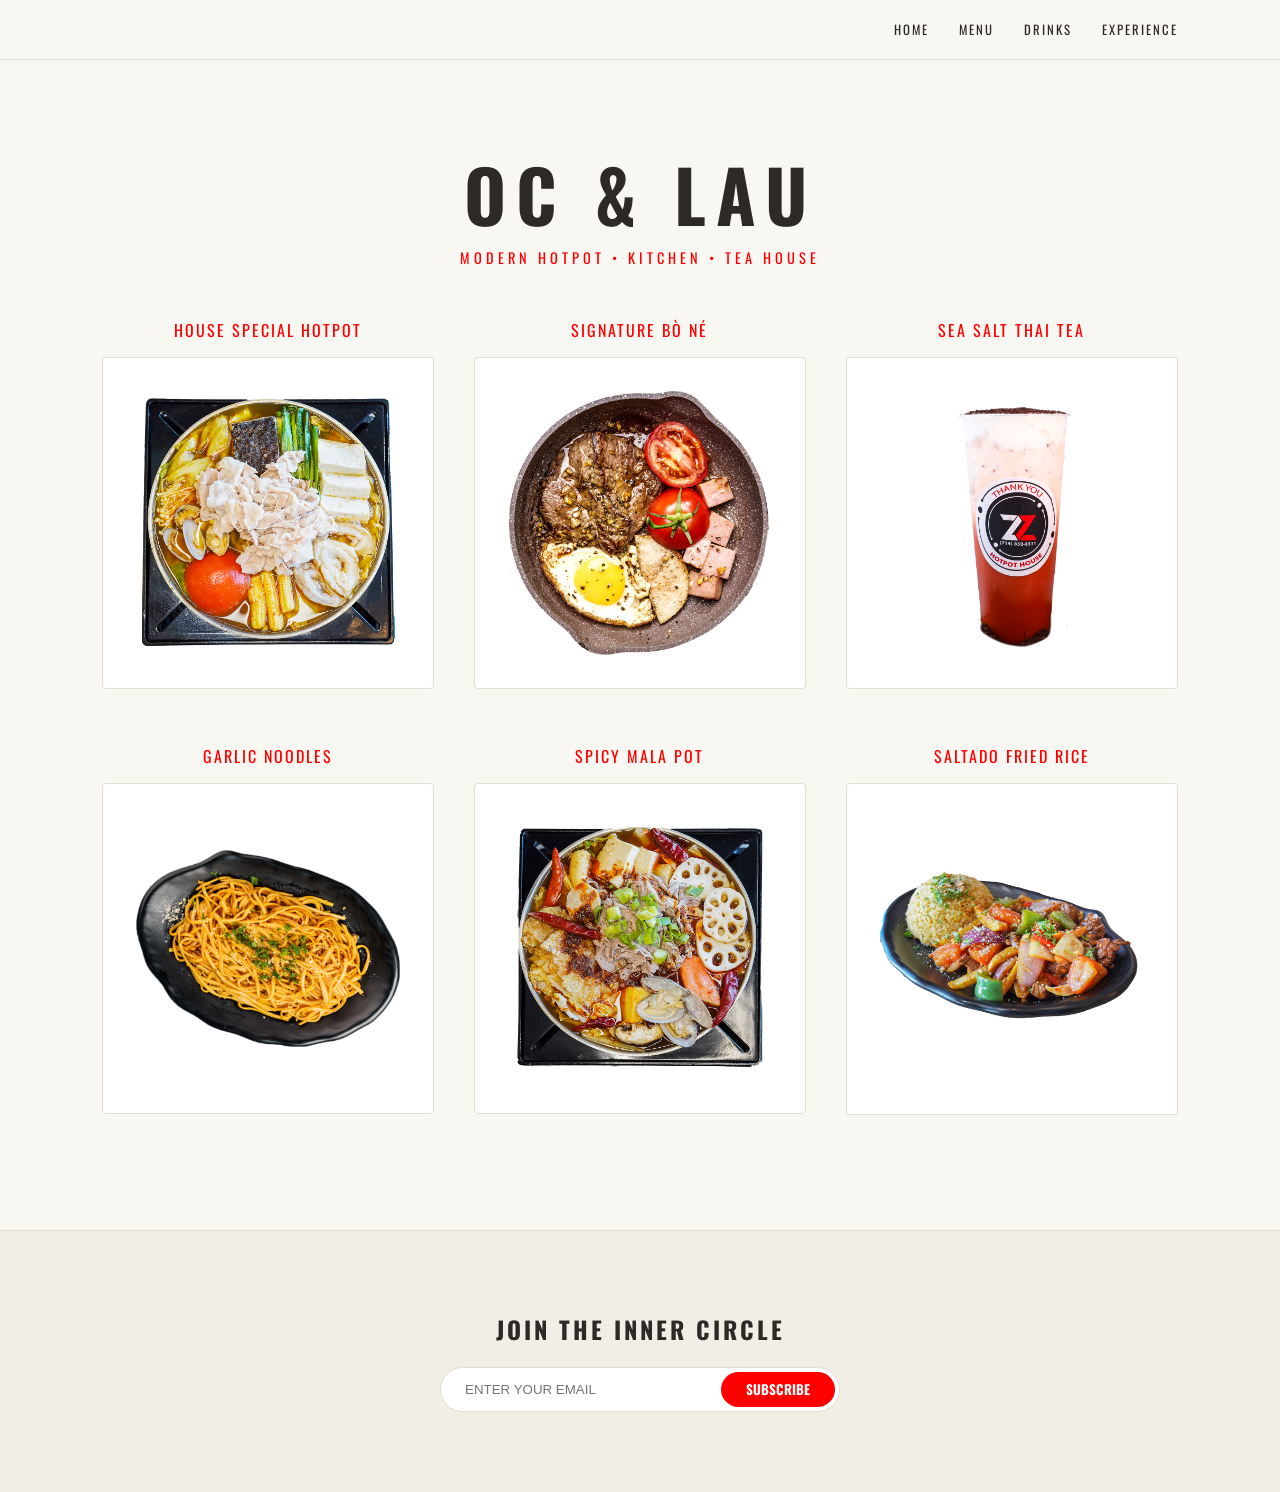
<file: index.html>
<!DOCTYPE html>
<html lang="en">
<head>
    <meta charset="UTF-8">
    <meta name="viewport" content="width=device-width, initial-scale=1.0">
    <link rel="stylesheet" href="style.css">
    <title>OC & LAU | Home</title>
</head>
<body>
    <nav>
        <a href="index.html">Home</a>
        <a href="menu.html">Menu</a>
        <a href="drinks.html">Drinks</a>
        <a href="experience.html">Experience</a>
    </nav>

    <header class="home-header">
        <h1>OC & LAU</h1>
        <p class="subtitle">MODERN HOTPOT • KITCHEN • TEA HOUSE</p>
    </header>

    <main class="container">
        <div class="master-grid">
            <div class="item-card">
                <p class="label">House Special Hotpot</p>
                <div class="image-wrap circle-wrap">
                    <img src="1-zz-house-special.jpg">
                </div>
            </div>

            <div class="item-card">
                <p class="label">Signature Bò Né</p>
                <div class="image-wrap">
                    <img src="bo-ne.jpg">
                </div>
            </div>

            <div class="item-card">
                <p class="label">Sea Salt Thai Tea</p>
                <div class="image-wrap">
                    <img src="sea-salt-thai-tea.jpg">
                </div>
            </div>

            <div class="item-card">
                <p class="label">Garlic Noodles</p>
                <div class="image-wrap">
                    <img src="garlic-noodles-2.jpg">
                </div>
            </div>

            <div class="item-card">
                <p class="label">Spicy Mala Pot</p>
                <div class="image-wrap circle-wrap">
                    <img src="7-mala-.jpg">
                </div>
            </div>

            <div class="item-card">
                <p class="label">Saltado Fried Rice</p>
                <div class="image-wrap">
                    <img src="saltado-fried-rice.jpg">
                </div>
            </div>
        </div>
    </main>

    <footer>
        <div class="footer-inner">
            <h2>JOIN THE INNER CIRCLE</h2>
            <div class="contact-pill">
                <input type="email" placeholder="ENTER YOUR EMAIL">
                <button>SUBSCRIBE</button>
            </div>
        </div>
    </footer>
</body>
</html>
</file>
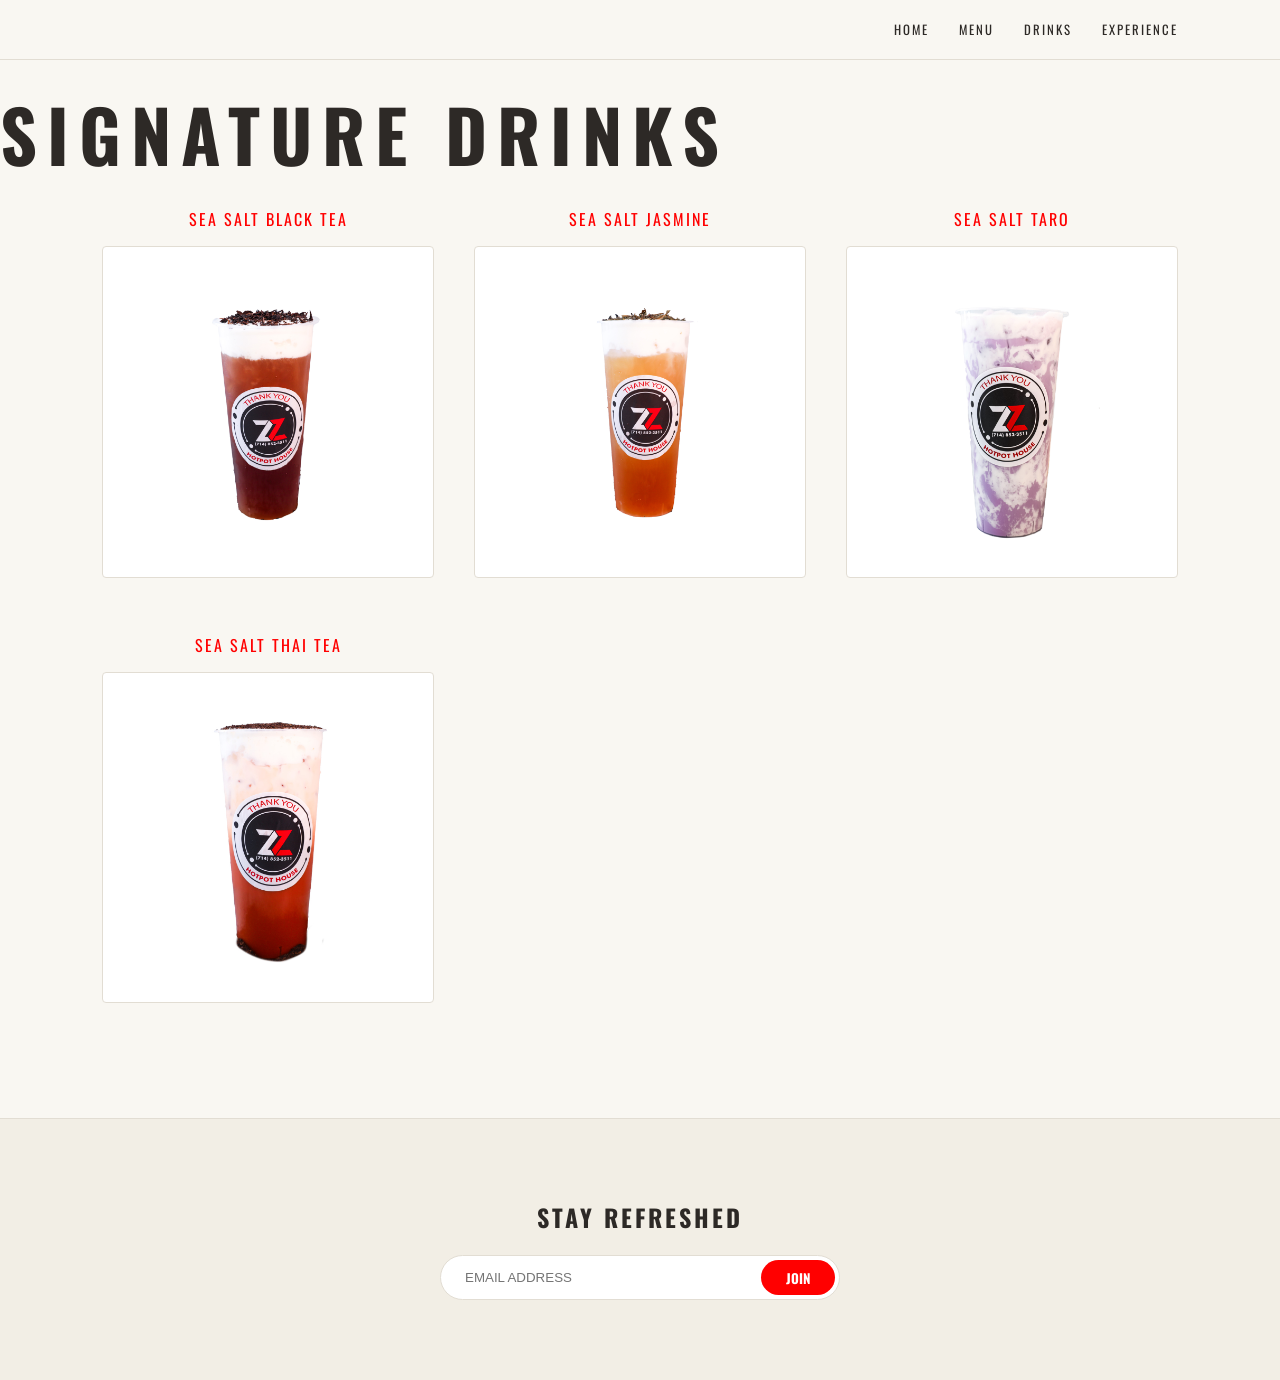
<file: drinks.html>
<!DOCTYPE html>
<html lang="en">
<head>
    <meta charset="UTF-8">
    <link rel="stylesheet" href="style.css">
    <title>Drinks | OC & LAU</title>
</head>
<body>
    <nav>
        <a href="index.html">Home</a>
        <a href="menu.html">Menu</a>
        <a href="drinks.html">Drinks</a>
        <a href="experience.html">Experience</a>
    </nav>

    <h1>SIGNATURE DRINKS</h1>

    <div class="master-grid">
        <div class="item-card"><div class="image-wrap"><img src="sea-salt-black-tea.jpg"></div><p class="label">Sea Salt Black Tea</p></div>
        <div class="item-card"><div class="image-wrap"><img src="sea-salt-jasmine.jpg"></div><p class="label">Sea Salt Jasmine</p></div>
        <div class="item-card"><div class="image-wrap"><img src="sea-salt-taro.jpg"></div><p class="label">Sea Salt Taro</p></div>
        <div class="item-card"><div class="image-wrap"><img src="sea-salt-thai-tea.jpg"></div><p class="label">Sea Salt Thai Tea</p></div>
    </div>

    <footer>
        <div class="footer-inner">
            <h2>STAY REFRESHED</h2>
            <div class="contact-pill"><input type="email" placeholder="EMAIL ADDRESS"><button>JOIN</button></div>
        </div>
    </footer>
</body>
</html>
</file>
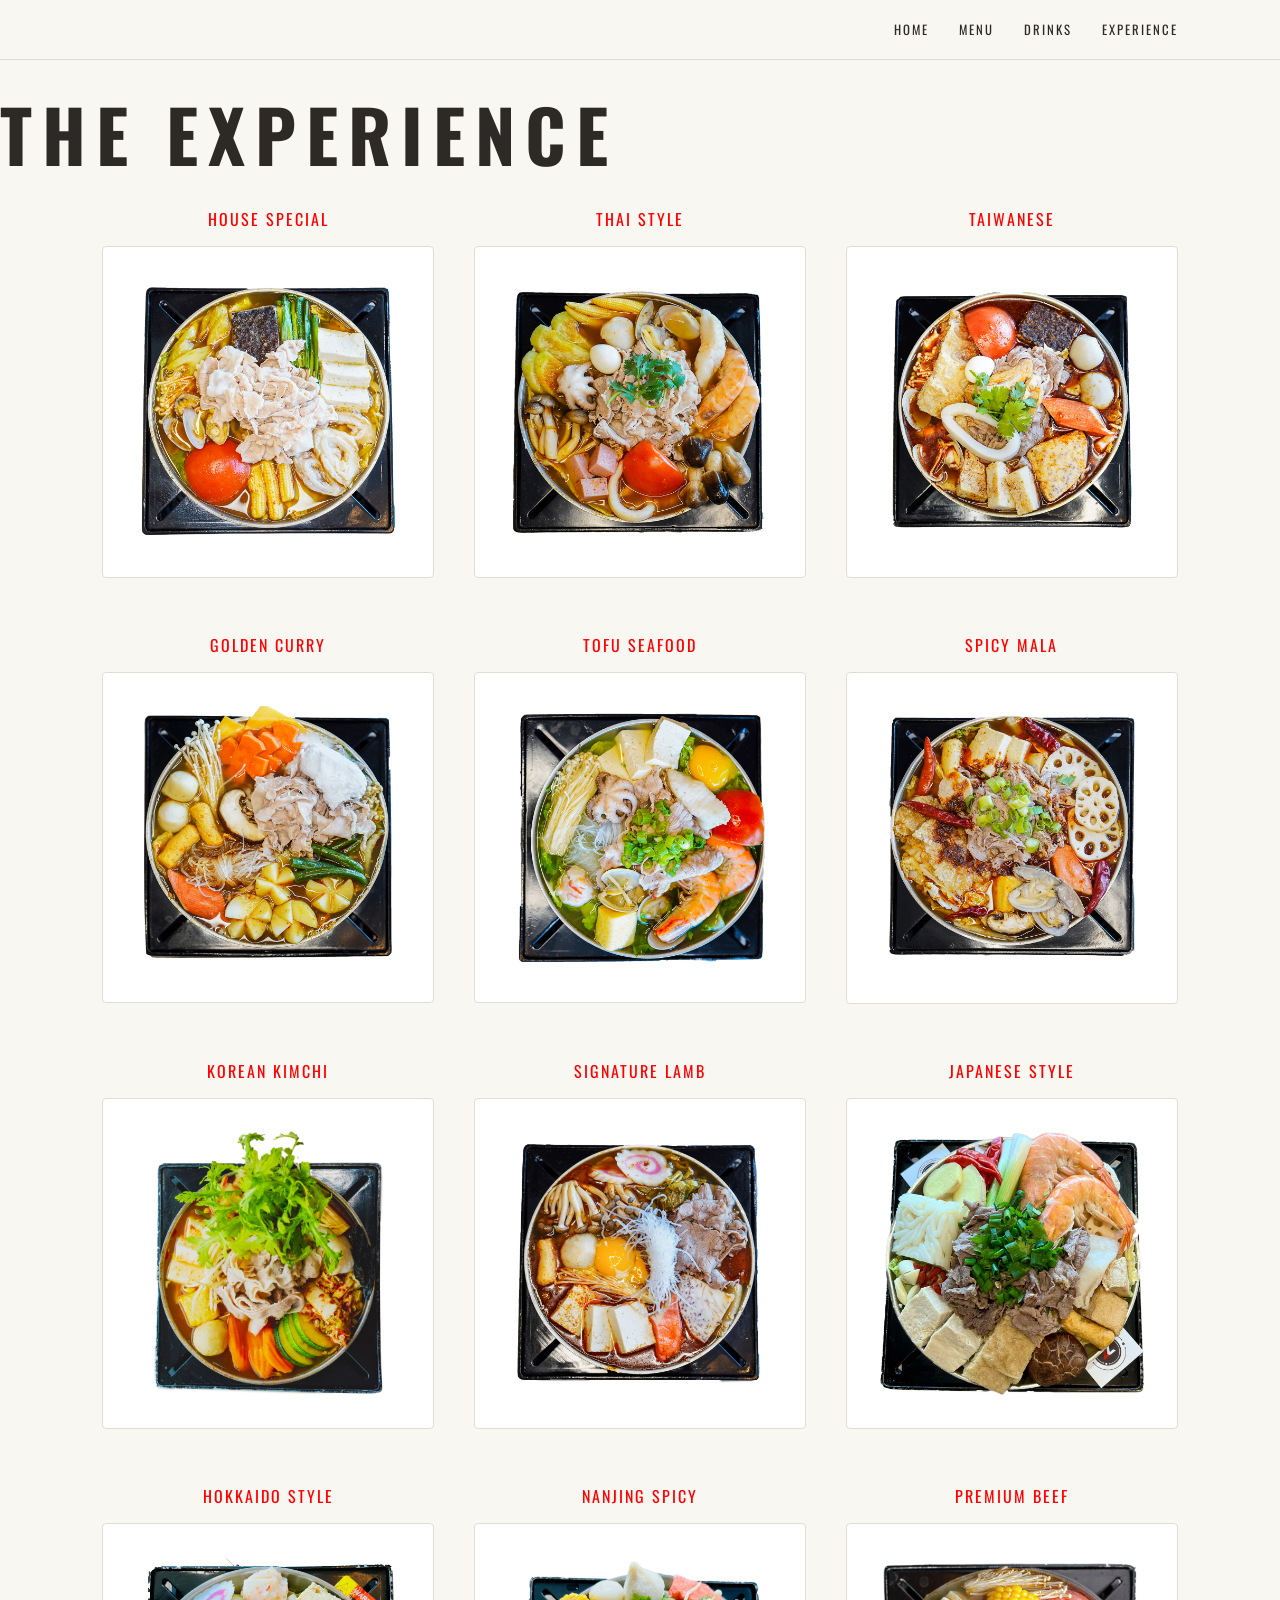
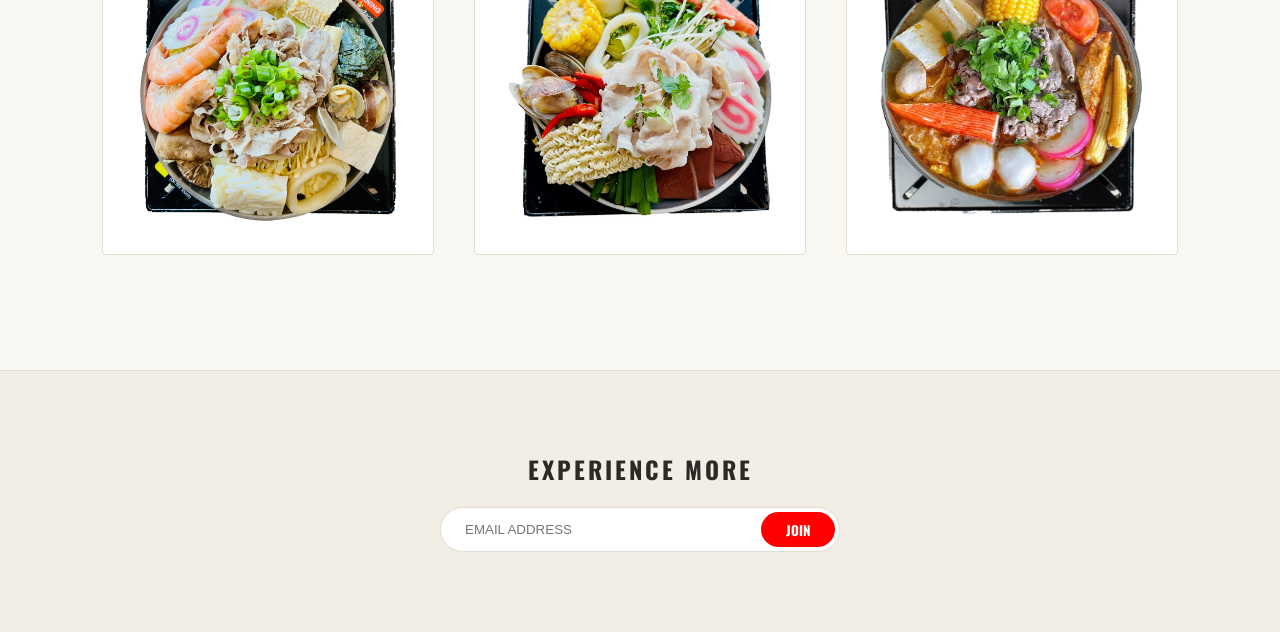
<file: experience.html>
<!DOCTYPE html>
<html lang="en">
<head>
    <meta charset="UTF-8">
    <link rel="stylesheet" href="style.css">
    <title>Experience | OC & LAU</title>
</head>
<body>
    <nav>
        <a href="index.html">Home</a>
        <a href="menu.html">Menu</a>
        <a href="drinks.html">Drinks</a>
        <a href="experience.html">Experience</a>
    </nav>

    <h1>THE EXPERIENCE</h1>

    <div class="master-grid">
        <div class="item-card"><div class="image-wrap circle-wrap"><img src="1-zz-house-special.jpg"></div><p class="label">House Special</p></div>
        <div class="item-card"><div class="image-wrap circle-wrap"><img src="2-thai-style-hotpot.jpg"></div><p class="label">Thai Style</p></div>
        <div class="item-card"><div class="image-wrap circle-wrap"><img src="3-taiwanese-.jpg"></div><p class="label">Taiwanese</p></div>
        <div class="item-card"><div class="image-wrap circle-wrap"><img src="4-curry-.jpg"></div><p class="label">Golden Curry</p></div>
        <div class="item-card"><div class="image-wrap circle-wrap"><img src="5-tofu-seafood.jpg"></div><p class="label">Tofu Seafood</p></div>
        <div class="item-card"><div class="image-wrap circle-wrap"><img src="7-mala-.jpg"></div><p class="label">Spicy Mala</p></div>
        <div class="item-card"><div class="image-wrap circle-wrap"><img src="korean-kimchi-hotpot-1.jpg"></div><p class="label">Korean Kimchi</p></div>
        <div class="item-card"><div class="image-wrap circle-wrap"><img src="lamp-hotpot-2.jpg"></div><p class="label">Signature Lamb</p></div>
        <div class="item-card"><div class="image-wrap circle-wrap"><img src="12-japanese-style-hot-pot.jpg"></div><p class="label">Japanese Style</p></div>
        <div class="item-card"><div class="image-wrap circle-wrap"><img src="12-japanese-style-hot-pot-2.jpg"></div><p class="label">Hokkaido Style</p></div>
        <div class="item-card"><div class="image-wrap circle-wrap"><img src="15-Nanjing-Spicy-Hotpot.jpg"></div><p class="label">Nanjing Spicy</p></div>
        <div class="item-card"><div class="image-wrap circle-wrap"><img src="beef-pot.jpg"></div><p class="label">Premium Beef</p></div>
    </div>

    <footer>
        <div class="footer-inner">
            <h2>EXPERIENCE MORE</h2>
            <div class="contact-pill"><input type="email" placeholder="EMAIL ADDRESS"><button>JOIN</button></div>
        </div>
    </footer>
</body>
</html>
</file>
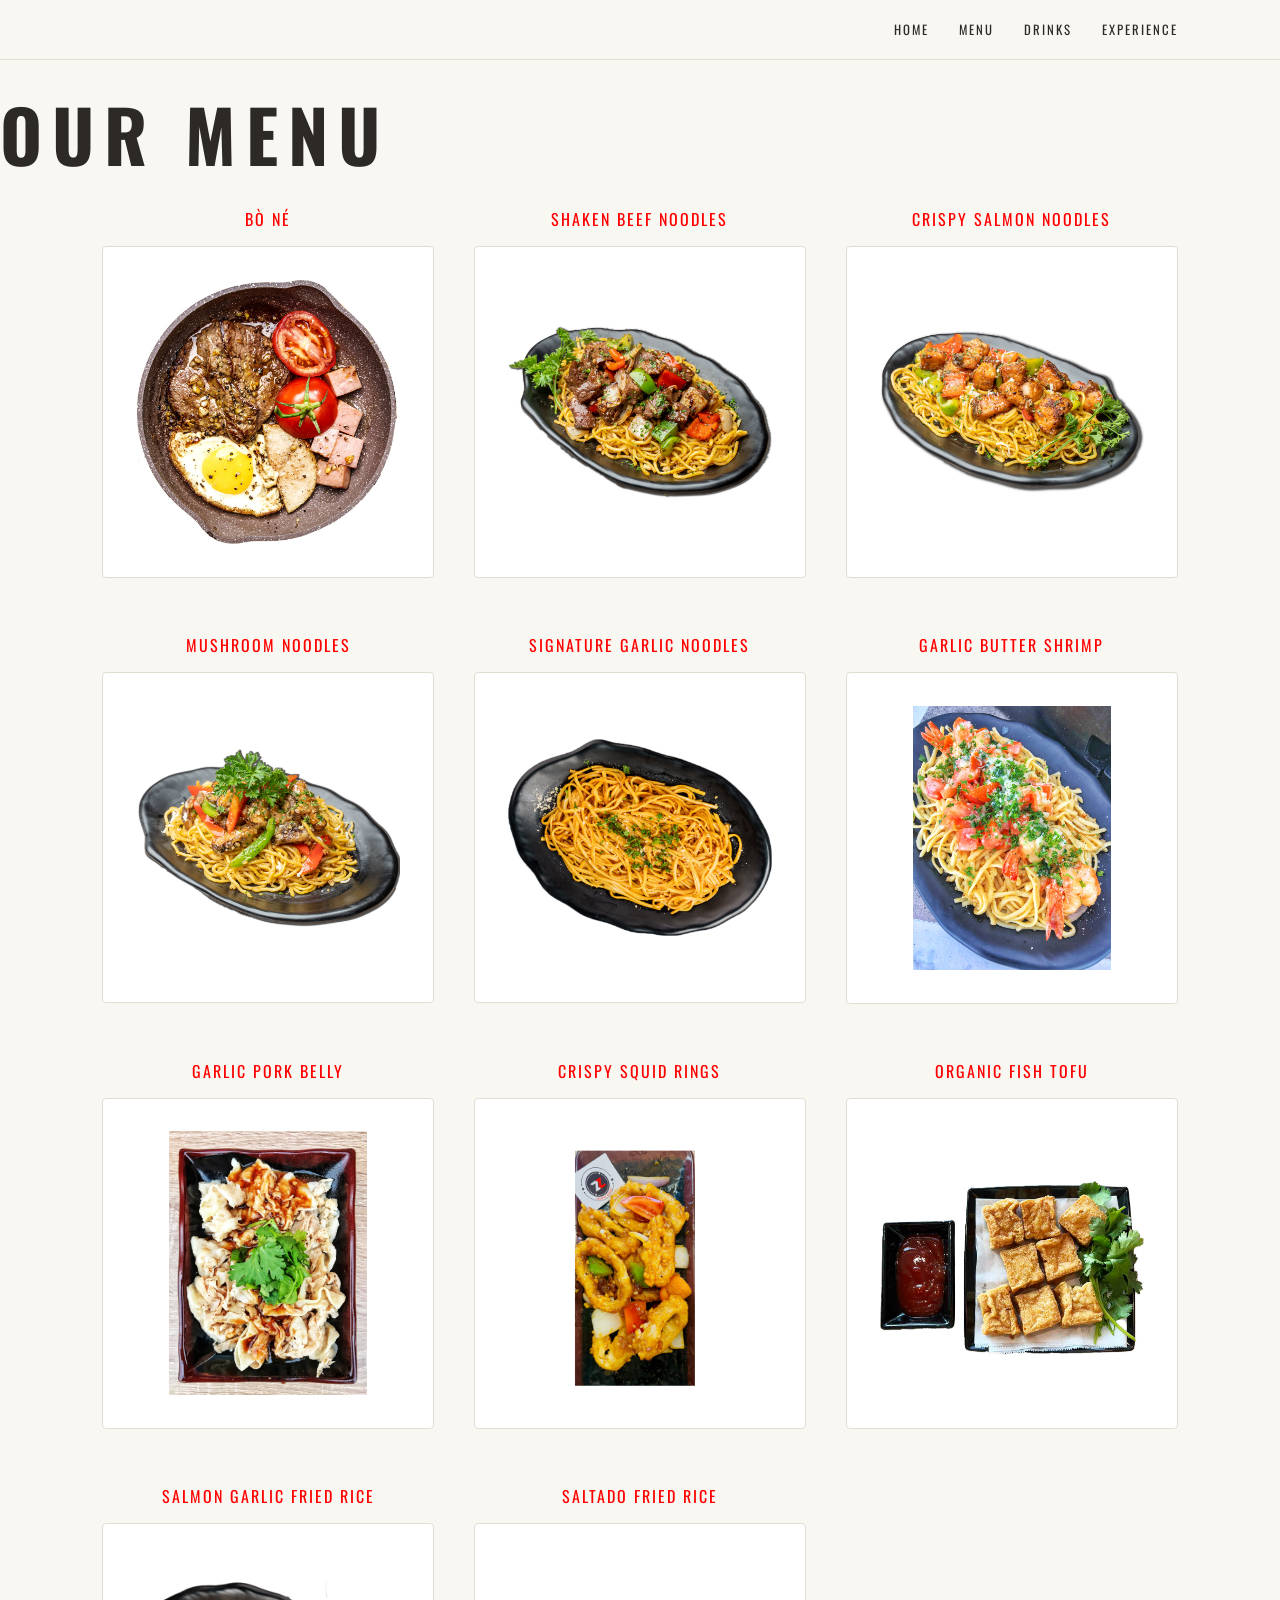
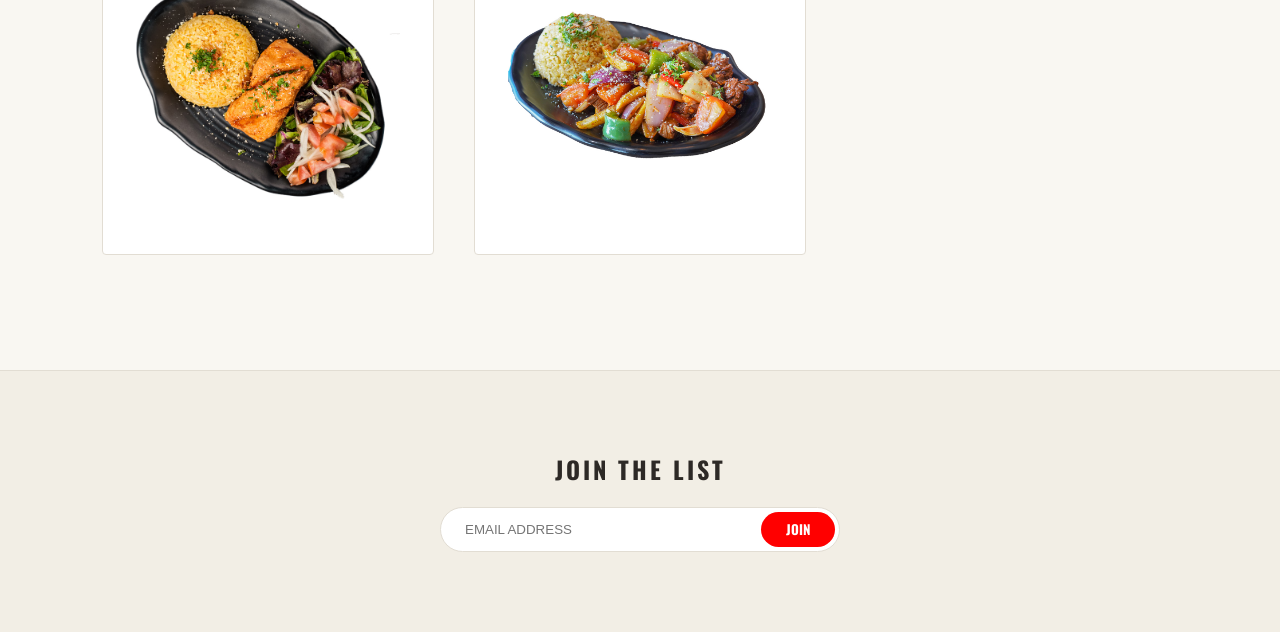
<file: menu.html>
<!DOCTYPE html>
<html lang="en">
<head>
    <meta charset="UTF-8">
    <link rel="stylesheet" href="style.css">
    <title>Menu | OC & LAU</title>
</head>
<body>
    <nav>
        <a href="index.html">Home</a>
        <a href="menu.html">Menu</a>
        <a href="drinks.html">Drinks</a>
        <a href="experience.html">Experience</a>
    </nav>

    <h1>OUR MENU</h1>

    <div class="master-grid">
        <div class="item-card"><div class="image-wrap"><img src="bo-ne.jpg"></div><p class="label">Bò Né</p></div>
        <div class="item-card"><div class="image-wrap"><img src="garlic-noodles-with-shaken-beef-2.jpg"></div><p class="label">Shaken Beef Noodles</p></div>
        <div class="item-card"><div class="image-wrap"><img src="garlic-noodles-with-crispy-salmon.jpg"></div><p class="label">Crispy Salmon Noodles</p></div>
        <div class="item-card"><div class="image-wrap"><img src="Crispy-Mushroom-garlic-noodles.jpg"></div><p class="label">Mushroom Noodles</p></div>
        <div class="item-card"><div class="image-wrap"><img src="garlic-noodles-2.jpg"></div><p class="label">Signature Garlic Noodles</p></div>
        <div class="item-card"><div class="image-wrap"><img src="garlic-butter-shrimp.jpg"></div><p class="label">Garlic Butter Shrimp</p></div>
        <div class="item-card"><div class="image-wrap"><img src="garlic-pork-belly.jpg"></div><p class="label">Garlic Pork Belly</p></div>
        <div class="item-card"><div class="image-wrap"><img src="crispy-squid-ring.png"></div><p class="label">Crispy Squid Rings</p></div>
        <div class="item-card"><div class="image-wrap"><img src="Crispy-Vegan-Organic-Fish-Tofu.jpg"></div><p class="label">Organic Fish Tofu</p></div>
        <div class="item-card"><div class="image-wrap"><img src="salmon-garlic-fried-rice-1.jpg"></div><p class="label">Salmon Garlic Fried Rice</p></div>
        <div class="item-card"><div class="image-wrap"><img src="saltado-fried-rice.jpg"></div><p class="label">Saltado Fried Rice</p></div>
    </div>

    <footer>
        <div class="footer-inner">
            <h2>JOIN THE LIST</h2>
            <div class="contact-pill"><input type="email" placeholder="EMAIL ADDRESS"><button>JOIN</button></div>
        </div>
    </footer>
</body>
</html>
</file>
<file: style.css>
@import url('https://fonts.googleapis.com/css2?family=Montserrat:wght@300;400;700&family=Oswald:wght@300;500;700&display=swap');

:root {
    --bright-red: #ff0000;
    --bg-cream: #f9f7f2;      /* Warm Almond Cream */
    --text-espresso: #2d2926; /* Deep Brown-Black */
    --border-tan: #e2ddd3;
    --white: #ffffff;
}

* { box-sizing: border-box; margin: 0; padding: 0; }

body {
    background-color: var(--bg-cream);
    font-family: 'Montserrat', sans-serif;
    color: var(--text-espresso);
    padding-top: 80px;
}

/* NAVIGATION */
nav {
    display: flex;
    justify-content: flex-end;
    padding: 20px 8%;
    background: rgba(249, 247, 242, 0.95);
    backdrop-filter: blur(10px);
    position: fixed;
    width: 100%;
    top: 0;
    z-index: 1000;
    border-bottom: 1px solid var(--border-tan);
}

nav a {
    text-decoration: none;
    font-family: 'Oswald', sans-serif;
    color: var(--text-espresso);
    margin-left: 30px;
    text-transform: uppercase;
    font-size: 0.8rem;
    letter-spacing: 2px;
    transition: 0.3s;
}

nav a:hover { color: var(--bright-red); }

/* HEADERS */
header {
    text-align: center;
    padding: 60px 0 30px 0;
}

h1 {
    font-family: 'Oswald', sans-serif;
    font-size: clamp(2.5rem, 6vw, 4.5rem);
    letter-spacing: 10px;
    text-transform: uppercase;
}

.subtitle {
    font-family: 'Oswald', sans-serif;
    color: var(--bright-red);
    letter-spacing: 4px;
    font-size: 0.9rem;
    text-transform: uppercase;
}

/* THE PERFECT GRID */
.master-grid {
    display: grid;
    grid-template-columns: repeat(auto-fit, minmax(260px, 1fr));
    gap: 40px;
    padding: 20px 8% 100px 8%;
    max-width: 1400px;
    margin: 0 auto;
}

.item-card {
    text-align: center;
    display: flex;
    flex-direction: column;
}

/* CAPTION AT TOP */
.label {
    font-family: 'Oswald', sans-serif;
    font-size: 1rem;
    color: var(--bright-red);
    text-transform: uppercase;
    letter-spacing: 2px;
    margin-bottom: 15px;
    order: -1;
}

.image-wrap {
    width: 100%;
    aspect-ratio: 1 / 1;
    background: var(--white);
    border: 1px solid var(--border-tan);
    border-radius: 4px;
    display: flex;
    align-items: center;
    justify-content: center;
    overflow: hidden;
    margin-bottom: 15px;
    transition: 0.4s ease;
}

.item-card:hover .image-wrap {
    border-color: var(--bright-red);
    transform: translateY(-5px);
    box-shadow: 0 10px 20px rgba(0,0,0,0.05);
}

.image-wrap img {
    width: 80%;
    height: 80%;
    object-fit: contain;
}

/* FOOTER */
footer {
    padding: 80px 20px;
    background-color: #f2eee5;
    border-top: 1px solid var(--border-tan);
    text-align: center;
}

footer h2 {
    font-family: 'Oswald', sans-serif;
    font-size: 1.5rem;
    letter-spacing: 3px;
    margin-bottom: 20px;
}

.contact-pill {
    display: flex;
    max-width: 400px;
    margin: 0 auto;
    background: var(--white);
    border: 1px solid var(--border-tan);
    border-radius: 50px;
    padding: 4px;
}

.contact-pill input {
    flex: 1;
    background: transparent;
    border: none;
    padding: 10px 20px;
    color: var(--text-espresso);
    outline: none;
}

.contact-pill button {
    background: var(--bright-red);
    color: white;
    border: none;
    padding: 0 25px;
    border-radius: 50px;
    font-family: 'Oswald', sans-serif;
    font-weight: 700;
    cursor: pointer;
    transition: 0.3s;
}

.contact-pill button:hover {
    background: var(--text-espresso);
}
</file>
